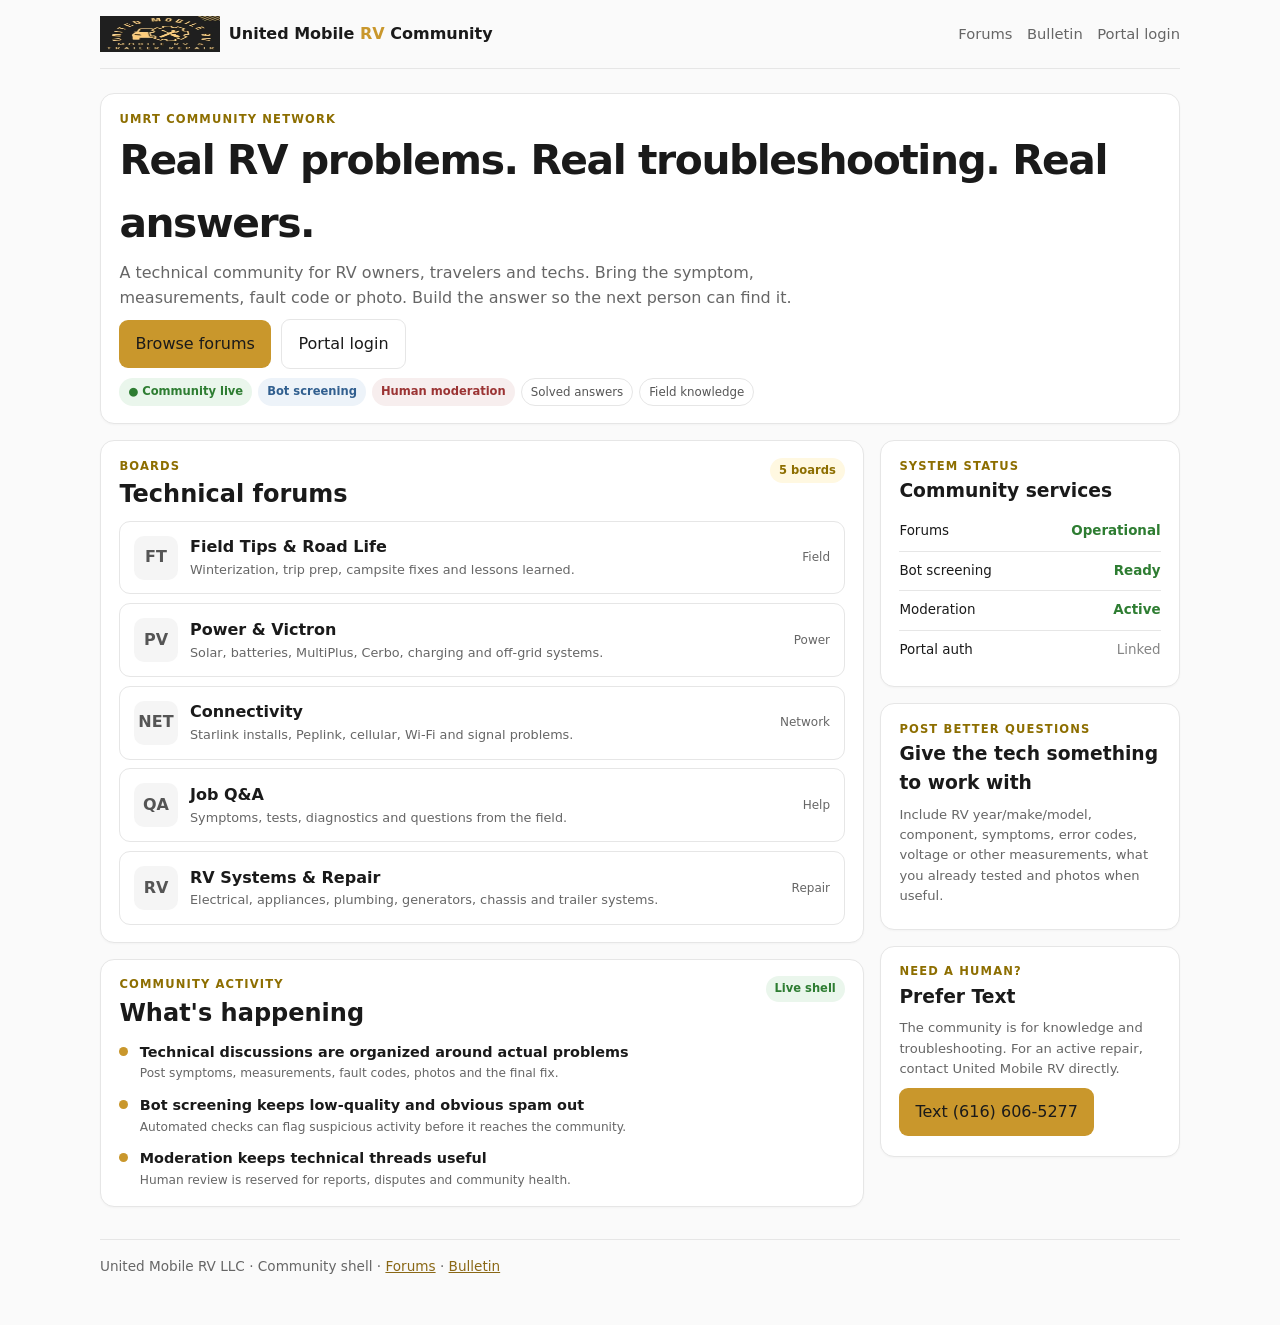
<file: index.html>
<!DOCTYPE html>
<html lang="en">
<head>
  <meta charset="utf-8"><meta name="viewport" content="width=device-width, initial-scale=1">
  <title>UMRT Community · RV Repair, Power & Connectivity Forum</title>
  <link rel="icon" href="/assets/brand/favicon-64.png">
  <meta name="robots" content="noindex,follow">
  <meta name="description" content="United Mobile RV community for real RV repair, diagnostics, power, connectivity and field experience. Moderated community with technical resources.">
  <link rel="stylesheet" href="/assets/styles.css">
</head>
<body>
  <div class="wrap">
    <header>
      <a class="brand" href="/" aria-label="United Mobile RV Community home"><img src="/assets/brand/umrt-logo.webp" width="120" height="36" alt="United Mobile RV" fetchpriority="high" decoding="async"><span>United Mobile <span>RV</span> Community</span></a>
      <nav aria-label="Primary navigation">
        <a href="/forums/">Forums</a>
        <a href="/bulletin/">Bulletin</a>
        <a href="https://portal.unitedmobilerv.com/account/">Portal login</a>
      </nav>
    </header>

    <main>
      <section class="card" style="margin-bottom:1rem">
        <div class="eyebrow">UMRT Community Network</div>
        <h1>Real RV problems. Real troubleshooting. Real answers.</h1>
        <p class="lede">A technical community for RV owners, travelers and techs. Bring the symptom, measurements, fault code or photo. Build the answer so the next person can find it.</p>
        <p>
          <a class="btn" href="/forums/">Browse forums</a>
          <a class="btn btn-ghost" href="https://portal.unitedmobilerv.com/account/">Portal login</a>
        </p>
        <div class="tags" aria-label="Community features">
          <span class="badge live">● Community live</span>
          <span class="badge bot">Bot screening</span>
          <span class="badge mod">Human moderation</span>
          <span class="tag">Solved answers</span>
          <span class="tag">Field knowledge</span>
        </div>
      </section>

      <div class="grid">
        <div class="main-stack">
          <section class="card">
            <div class="card-title"><div><div class="eyebrow">Boards</div><h2>Technical forums</h2></div><span class="badge">5 boards</span></div>
            <div class="forum-list">
              <a class="forum-row" href="/forums/field-tips/"><span class="forum-icon">FT</span><span><strong>Field Tips &amp; Road Life</strong><small>Winterization, trip prep, campsite fixes and lessons learned.</small></span><span class="row-meta">Field</span></a>
              <a class="forum-row" href="/forums/power-victron/"><span class="forum-icon">PV</span><span><strong>Power &amp; Victron</strong><small>Solar, batteries, MultiPlus, Cerbo, charging and off-grid systems.</small></span><span class="row-meta">Power</span></a>
              <a class="forum-row" href="/forums/connectivity/"><span class="forum-icon">NET</span><span><strong>Connectivity</strong><small>Starlink installs, Peplink, cellular, Wi-Fi and signal problems.</small></span><span class="row-meta">Network</span></a>
              <a class="forum-row" href="/forums/job-qa/"><span class="forum-icon">QA</span><span><strong>Job Q&amp;A</strong><small>Symptoms, tests, diagnostics and questions from the field.</small></span><span class="row-meta">Help</span></a>
              <a class="forum-row" href="/forums/power/"><span class="forum-icon">RV</span><span><strong>RV Systems &amp; Repair</strong><small>Electrical, appliances, plumbing, generators, chassis and trailer systems.</small></span><span class="row-meta">Repair</span></a>
            </div>
          </section>

          <section class="card">
            <div class="card-title"><div><div class="eyebrow">Community activity</div><h2>What's happening</h2></div><span class="badge live">Live shell</span></div>
            <div class="activity">
              <div class="activity-item"><span class="dot"></span><div><strong>Technical discussions are organized around actual problems</strong><small>Post symptoms, measurements, fault codes, photos and the final fix.</small></div></div>
              <div class="activity-item"><span class="dot"></span><div><strong>Bot screening keeps low-quality and obvious spam out</strong><small>Automated checks can flag suspicious activity before it reaches the community.</small></div></div>
              <div class="activity-item"><span class="dot"></span><div><strong>Moderation keeps technical threads useful</strong><small>Human review is reserved for reports, disputes and community health.</small></div></div>
            </div>
          </section>
        </div>

        <aside class="side-stack" aria-label="Community status">
          <section class="card">
            <div class="eyebrow">System status</div>
            <h3>Community services</h3>
            <div class="system-row"><span>Forums</span><span class="ok">Operational</span></div>
            <div class="system-row"><span>Bot screening</span><span class="ok">Ready</span></div>
            <div class="system-row"><span>Moderation</span><span class="ok">Active</span></div>
            <div class="system-row"><span>Portal auth</span><span class="muted">Linked</span></div>
          </section>

          <section class="card">
            <div class="eyebrow">Post better questions</div>
            <h3>Give the tech something to work with</h3>
            <p class="note">Include RV year/make/model, component, symptoms, error codes, voltage or other measurements, what you already tested and photos when useful.</p>
          </section>

          <section class="card">
            <div class="eyebrow">Need a human?</div>
            <h3>Prefer Text</h3>
            <p class="note">The community is for knowledge and troubleshooting. For an active repair, contact United Mobile RV directly.</p>
            <a class="btn" href="sms:+16166065277">Text (616) 606-5277</a>
          </section>
        </aside>
      </div>
    </main>

    <footer>United Mobile RV LLC · Community shell · <a href="/forums/">Forums</a> · <a href="/bulletin/">Bulletin</a></footer>
  </div>
</body>
</html>
</file>
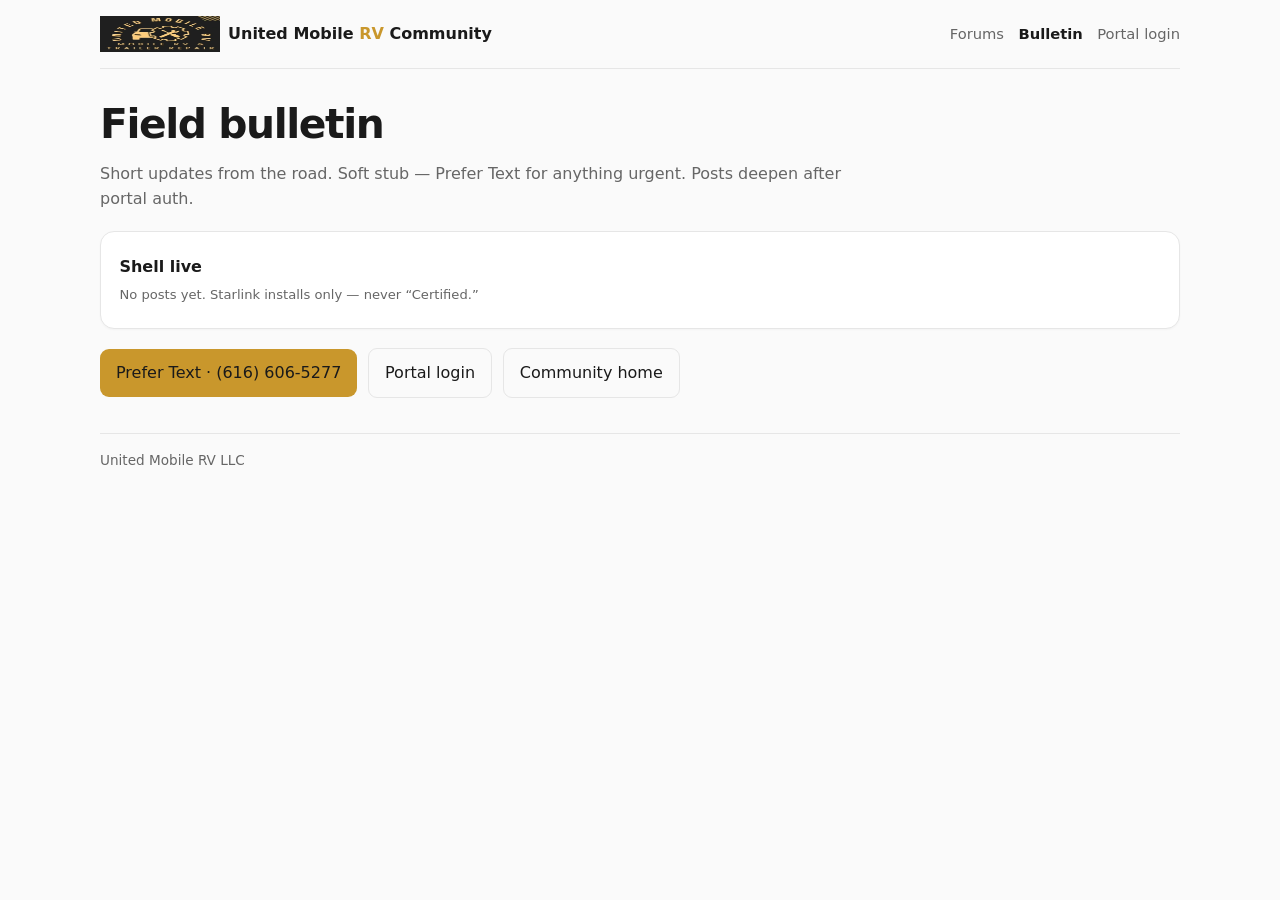
<file: bulletin/index.html>
<!DOCTYPE html>
<html lang="en">
<head>
  <meta charset="utf-8"><meta name="viewport" content="width=device-width, initial-scale=1">
  <title>Bulletin · UMRT Community</title>
  <link rel="icon" href="/assets/brand/favicon-64.png" />
  <meta name="robots" content="noindex,follow">
  <link rel="stylesheet" href="/assets/styles.css">
</head>
<body>
  <div class="wrap">
    <header>
      <a class="brand" href="/" style="display:flex;align-items:center;gap:.5rem"><img src="/assets/brand/umrt-logo.webp" width="120" height="36" alt="United Mobile RV" fetchpriority="high" decoding="async" /><span>United Mobile <span>RV</span> Community</span></a>
      <nav>
        <a href="/forums/">Forums</a>
        <a href="/bulletin/" aria-current="page">Bulletin</a>
        <a href="https://portal.unitedmobilerv.com/account/">Portal login</a>
      </nav>
    </header>
    <main>
      <h1>Field bulletin</h1>
      <p class="lede">Short updates from the road. Soft stub — Prefer Text for anything urgent. Posts deepen after portal auth.</p>
      <div class="card">
        <p><strong>Shell live</strong></p>
        <p class="note">No posts yet. Starlink installs only — never “Certified.”</p>
      </div>
      <p><a class="btn" href="sms:+16166065277">Prefer Text · (616) 606-5277</a>
      <a class="btn btn-ghost" href="https://portal.unitedmobilerv.com/account/">Portal login</a>
      <a class="btn btn-ghost" href="/">Community home</a></p>
    </main>
    <footer>United Mobile RV LLC</footer>
  </div>
</body>
</html>
</file>
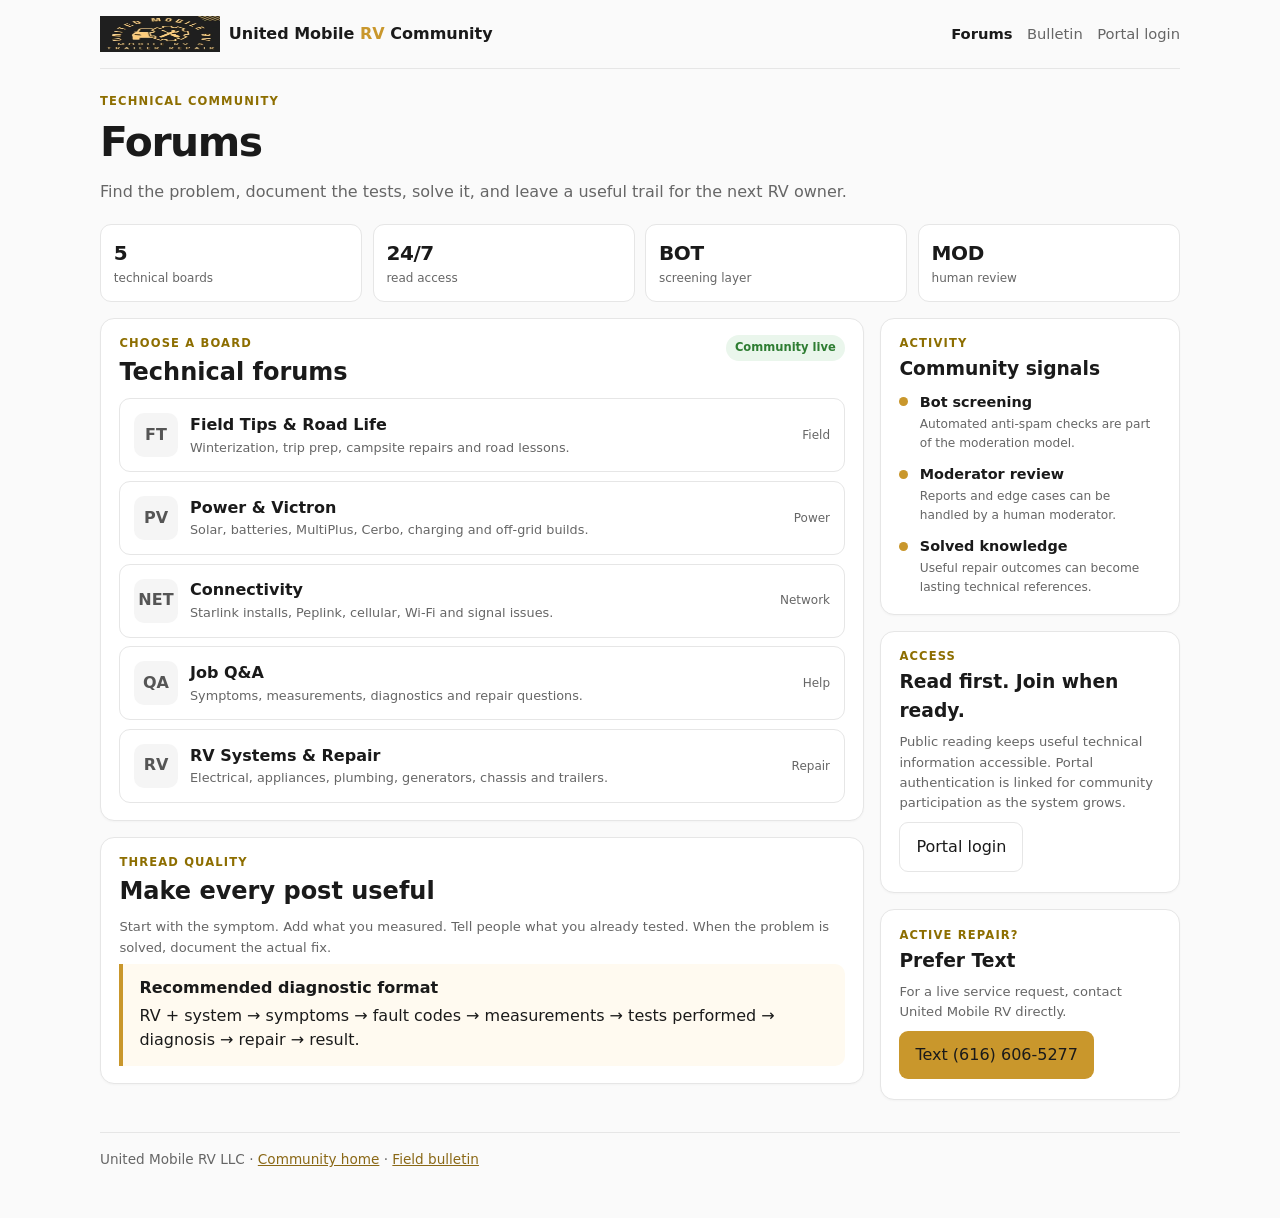
<file: forums/index.html>
<!DOCTYPE html>
<html lang="en">
<head>
  <meta charset="utf-8"><meta name="viewport" content="width=device-width, initial-scale=1">
  <title>Forums · UMRT Community</title>
  <link rel="icon" href="/assets/brand/favicon-64.png">
  <meta name="robots" content="noindex,follow">
  <meta name="description" content="UMRT technical RV forums for diagnostics, power, connectivity, field tips and repair questions.">
  <link rel="stylesheet" href="/assets/styles.css">
</head>
<body>
  <div class="wrap">
    <header>
      <a class="brand" href="/" aria-label="United Mobile RV Community home"><img src="/assets/brand/umrt-logo.webp" width="120" height="36" alt="United Mobile RV" fetchpriority="high" decoding="async"><span>United Mobile <span>RV</span> Community</span></a>
      <nav aria-label="Primary navigation">
        <a href="/forums/" aria-current="page">Forums</a>
        <a href="/bulletin/">Bulletin</a>
        <a href="https://portal.unitedmobilerv.com/account/">Portal login</a>
      </nav>
    </header>

    <main>
      <div class="eyebrow">Technical community</div>
      <h1>Forums</h1>
      <p class="lede">Find the problem, document the tests, solve it, and leave a useful trail for the next RV owner.</p>

      <div class="stats" style="margin-bottom:1rem">
        <div class="stat"><strong>5</strong><span>technical boards</span></div>
        <div class="stat"><strong>24/7</strong><span>read access</span></div>
        <div class="stat"><strong>BOT</strong><span>screening layer</span></div>
        <div class="stat"><strong>MOD</strong><span>human review</span></div>
      </div>

      <div class="grid">
        <section class="main-stack">
          <div class="card">
            <div class="card-title"><div><div class="eyebrow">Choose a board</div><h2>Technical forums</h2></div><span class="badge live">Community live</span></div>
            <div class="forum-list">
              <a class="forum-row" href="/forums/field-tips/"><span class="forum-icon">FT</span><span><strong>Field Tips &amp; Road Life</strong><small>Winterization, trip prep, campsite repairs and road lessons.</small></span><span class="row-meta">Field</span></a>
              <a class="forum-row" href="/forums/power-victron/"><span class="forum-icon">PV</span><span><strong>Power &amp; Victron</strong><small>Solar, batteries, MultiPlus, Cerbo, charging and off-grid builds.</small></span><span class="row-meta">Power</span></a>
              <a class="forum-row" href="/forums/connectivity/"><span class="forum-icon">NET</span><span><strong>Connectivity</strong><small>Starlink installs, Peplink, cellular, Wi-Fi and signal issues.</small></span><span class="row-meta">Network</span></a>
              <a class="forum-row" href="/forums/job-qa/"><span class="forum-icon">QA</span><span><strong>Job Q&amp;A</strong><small>Symptoms, measurements, diagnostics and repair questions.</small></span><span class="row-meta">Help</span></a>
              <a class="forum-row" href="/forums/power/"><span class="forum-icon">RV</span><span><strong>RV Systems &amp; Repair</strong><small>Electrical, appliances, plumbing, generators, chassis and trailers.</small></span><span class="row-meta">Repair</span></a>
            </div>
          </div>

          <div class="card">
            <div class="eyebrow">Thread quality</div>
            <h2>Make every post useful</h2>
            <p class="note">Start with the symptom. Add what you measured. Tell people what you already tested. When the problem is solved, document the actual fix.</p>
            <div class="callout"><strong>Recommended diagnostic format</strong>RV + system → symptoms → fault codes → measurements → tests performed → diagnosis → repair → result.</div>
          </div>
        </section>

        <aside class="side-stack">
          <section class="card">
            <div class="eyebrow">Activity</div>
            <h3>Community signals</h3>
            <div class="activity">
              <div class="activity-item"><span class="dot"></span><div><strong>Bot screening</strong><small>Automated anti-spam checks are part of the moderation model.</small></div></div>
              <div class="activity-item"><span class="dot"></span><div><strong>Moderator review</strong><small>Reports and edge cases can be handled by a human moderator.</small></div></div>
              <div class="activity-item"><span class="dot"></span><div><strong>Solved knowledge</strong><small>Useful repair outcomes can become lasting technical references.</small></div></div>
            </div>
          </section>
          <section class="card">
            <div class="eyebrow">Access</div>
            <h3>Read first. Join when ready.</h3>
            <p class="note">Public reading keeps useful technical information accessible. Portal authentication is linked for community participation as the system grows.</p>
            <a class="btn btn-ghost" href="https://portal.unitedmobilerv.com/account/">Portal login</a>
          </section>
          <section class="card">
            <div class="eyebrow">Active repair?</div>
            <h3>Prefer Text</h3>
            <p class="note">For a live service request, contact United Mobile RV directly.</p>
            <a class="btn" href="sms:+16166065277">Text (616) 606-5277</a>
          </section>
        </aside>
      </div>
    </main>

    <footer>United Mobile RV LLC · <a href="/">Community home</a> · <a href="/bulletin/">Field bulletin</a></footer>
  </div>
</body>
</html>
</file>
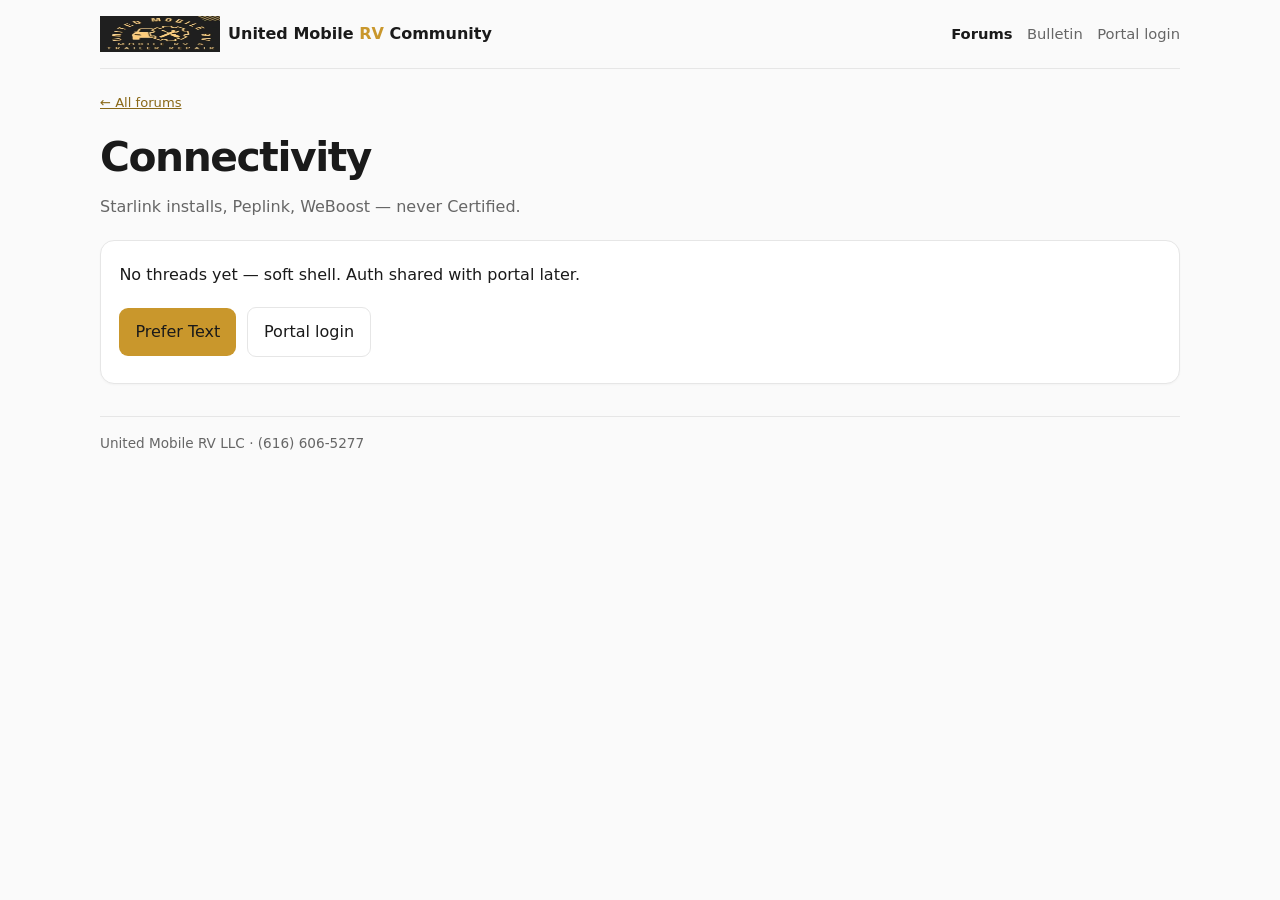
<file: forums/connectivity/index.html>
<!DOCTYPE html>
<html lang="en">
<head>
  <meta charset="utf-8"><meta name="viewport" content="width=device-width, initial-scale=1">
  <title>Connectivity · UMRT Forums</title>
  <link rel="icon" href="/assets/brand/favicon-64.png" />
  <meta name="robots" content="noindex,follow">
  <link rel="stylesheet" href="/assets/styles.css">
</head>
<body>
  <div class="wrap">
    <header>
      <a class="brand" href="/" style="display:flex;align-items:center;gap:.5rem"><img src="/assets/brand/umrt-logo.webp" width="120" height="36" alt="United Mobile RV" fetchpriority="high" decoding="async" /><span>United Mobile <span>RV</span> Community</span></a>
      <nav>
        <a href="/forums/" aria-current="page">Forums</a>
        <a href="/bulletin/">Bulletin</a>
        <a href="https://portal.unitedmobilerv.com/account/">Portal login</a>
      </nav>
    </header>
    <main>
      <p class="note"><a href="/forums/">← All forums</a></p>
      <h1>Connectivity</h1>
      <p class="lede">Starlink installs, Peplink, WeBoost — never Certified.</p>
      <div class="card">
        <p>No threads yet — soft shell. Auth shared with portal later.</p>
        <p style="margin-top:1rem">
          <a class="btn" href="sms:+16166065277">Prefer Text</a>
          <a class="btn btn-ghost" href="https://portal.unitedmobilerv.com/account/">Portal login</a>
        </p>
      </div>
    </main>
    <footer>United Mobile RV LLC · (616) 606-5277</footer>
  </div>
</body>
</html>
</file>
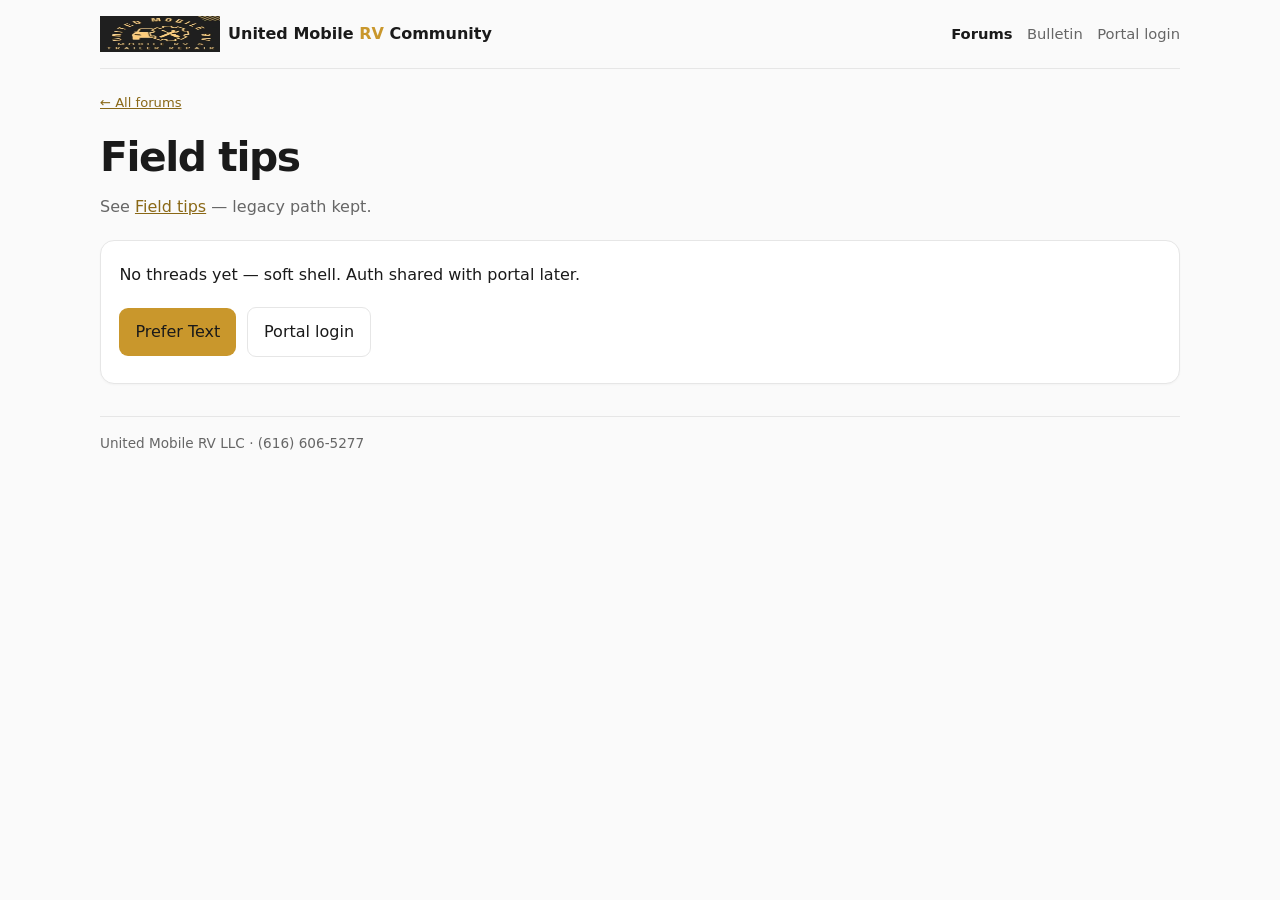
<file: forums/field-notes/index.html>
<!DOCTYPE html>
<html lang="en">
<head>
  <meta charset="utf-8"><meta name="viewport" content="width=device-width, initial-scale=1">
  <title>Field tips · UMRT Forums</title>
  <link rel="icon" href="/assets/brand/favicon-64.png" />
  <meta name="robots" content="noindex,follow">
  <link rel="stylesheet" href="/assets/styles.css">
</head>
<body>
  <div class="wrap">
    <header>
      <a class="brand" href="/" style="display:flex;align-items:center;gap:.5rem"><img src="/assets/brand/umrt-logo.webp" width="120" height="36" alt="United Mobile RV" fetchpriority="high" decoding="async" /><span>United Mobile <span>RV</span> Community</span></a>
      <nav>
        <a href="/forums/" aria-current="page">Forums</a>
        <a href="/bulletin/">Bulletin</a>
        <a href="https://portal.unitedmobilerv.com/account/">Portal login</a>
      </nav>
    </header>
    <main>
      <p class="note"><a href="/forums/">← All forums</a></p>
      <h1>Field tips</h1>
      <p class="lede">See <a href="/forums/field-tips/">Field tips</a> — legacy path kept.</p>
      <div class="card">
        <p>No threads yet — soft shell. Auth shared with portal later.</p>
        <p style="margin-top:1rem">
          <a class="btn" href="sms:+16166065277">Prefer Text</a>
          <a class="btn btn-ghost" href="https://portal.unitedmobilerv.com/account/">Portal login</a>
        </p>
      </div>
    </main>
    <footer>United Mobile RV LLC · (616) 606-5277</footer>
  </div>
</body>
</html>
</file>
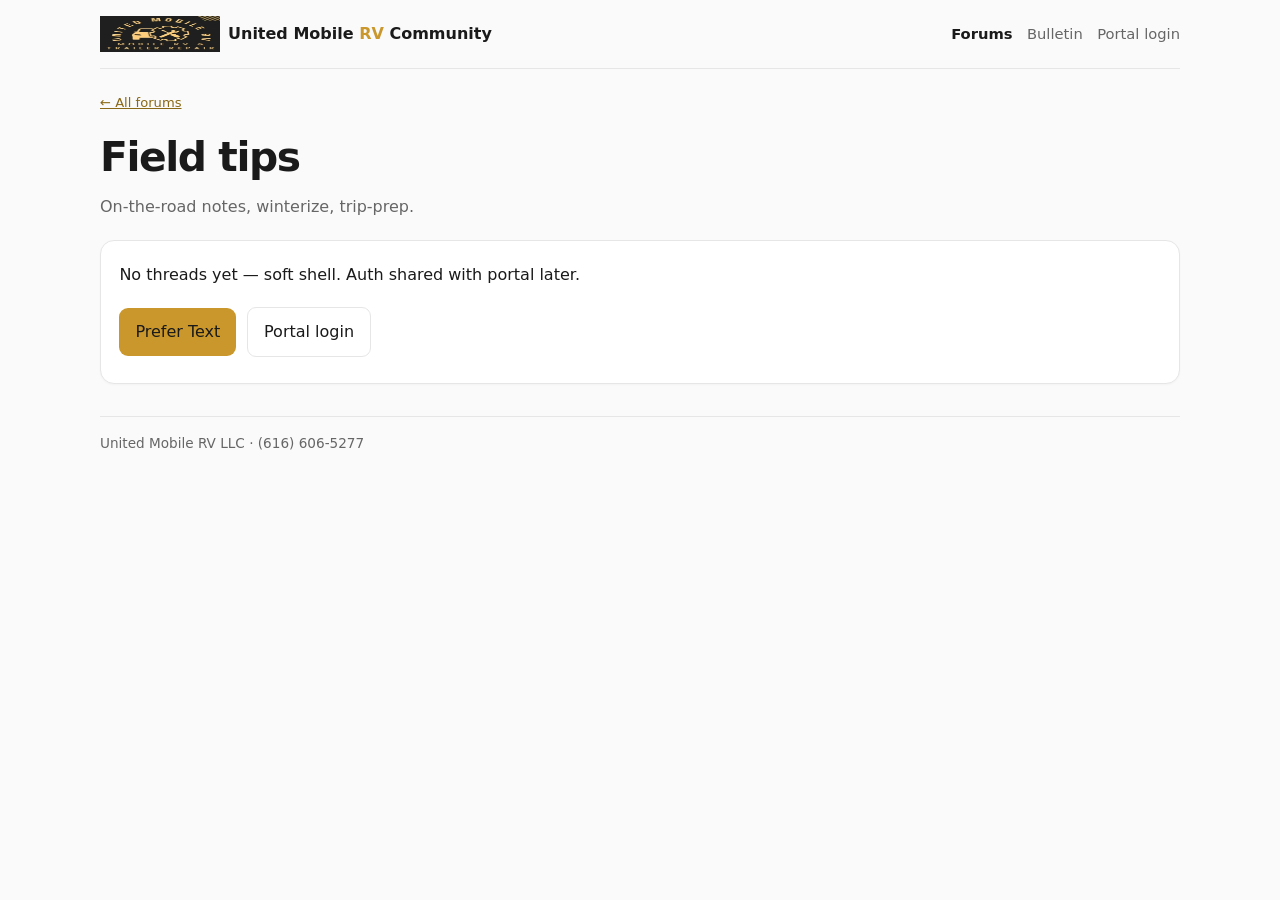
<file: forums/field-tips/index.html>
<!DOCTYPE html>
<html lang="en">
<head>
  <meta charset="utf-8"><meta name="viewport" content="width=device-width, initial-scale=1">
  <title>Field tips · UMRT Forums</title>
  <link rel="icon" href="/assets/brand/favicon-64.png" />
  <meta name="robots" content="noindex,follow">
  <link rel="stylesheet" href="/assets/styles.css">
</head>
<body>
  <div class="wrap">
    <header>
      <a class="brand" href="/" style="display:flex;align-items:center;gap:.5rem"><img src="/assets/brand/umrt-logo.webp" width="120" height="36" alt="United Mobile RV" fetchpriority="high" decoding="async" /><span>United Mobile <span>RV</span> Community</span></a>
      <nav>
        <a href="/forums/" aria-current="page">Forums</a>
        <a href="/bulletin/">Bulletin</a>
        <a href="https://portal.unitedmobilerv.com/account/">Portal login</a>
      </nav>
    </header>
    <main>
      <p class="note"><a href="/forums/">← All forums</a></p>
      <h1>Field tips</h1>
      <p class="lede">On-the-road notes, winterize, trip-prep.</p>
      <div class="card">
        <p>No threads yet — soft shell. Auth shared with portal later.</p>
        <p style="margin-top:1rem">
          <a class="btn" href="sms:+16166065277">Prefer Text</a>
          <a class="btn btn-ghost" href="https://portal.unitedmobilerv.com/account/">Portal login</a>
        </p>
      </div>
    </main>
    <footer>United Mobile RV LLC · (616) 606-5277</footer>
  </div>
</body>
</html>
</file>
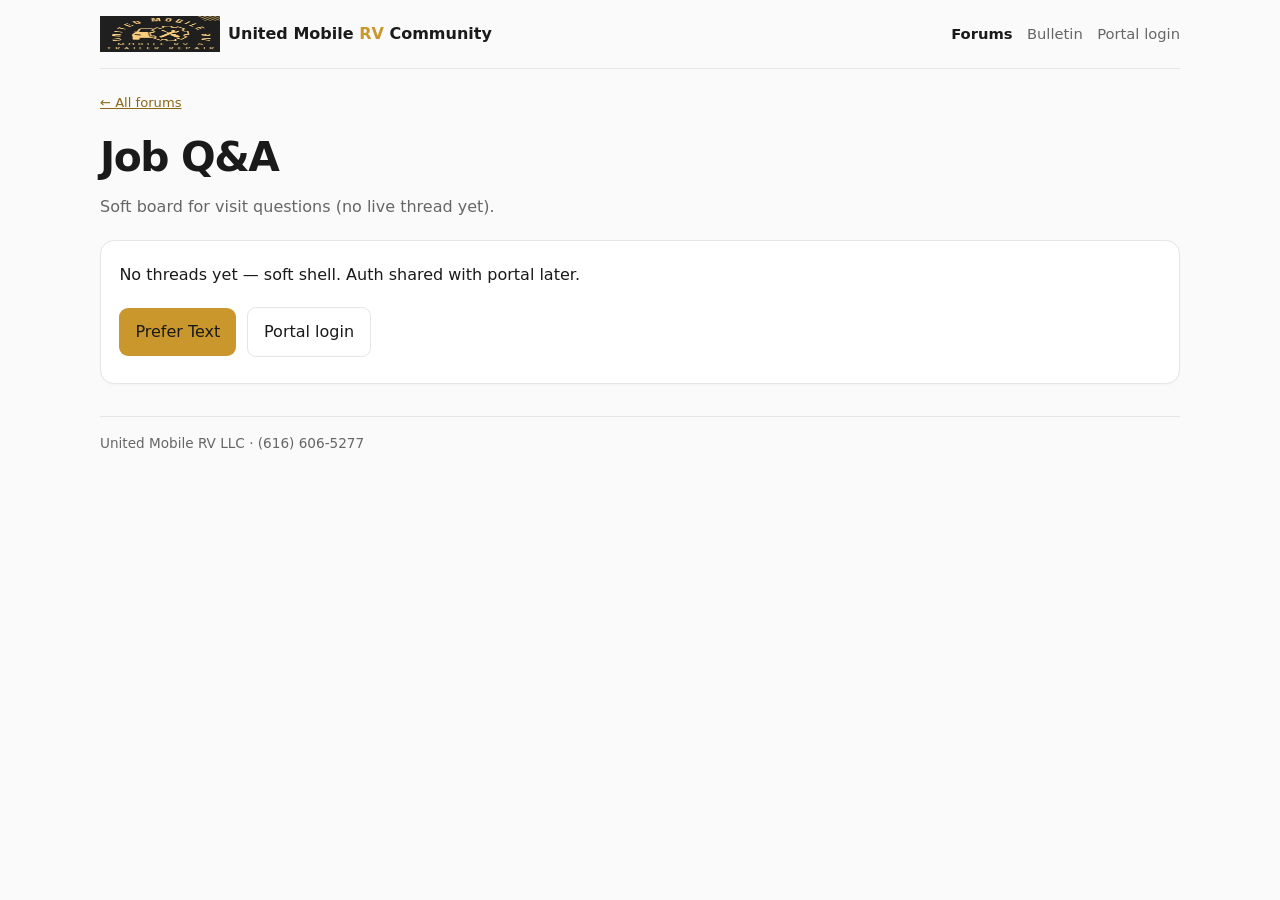
<file: forums/job-qa/index.html>
<!DOCTYPE html>
<html lang="en">
<head>
  <meta charset="utf-8"><meta name="viewport" content="width=device-width, initial-scale=1">
  <title>Job Q&amp;A · UMRT Forums</title>
  <link rel="icon" href="/assets/brand/favicon-64.png" />
  <meta name="robots" content="noindex,follow">
  <link rel="stylesheet" href="/assets/styles.css">
</head>
<body>
  <div class="wrap">
    <header>
      <a class="brand" href="/" style="display:flex;align-items:center;gap:.5rem"><img src="/assets/brand/umrt-logo.webp" width="120" height="36" alt="United Mobile RV" fetchpriority="high" decoding="async" /><span>United Mobile <span>RV</span> Community</span></a>
      <nav>
        <a href="/forums/" aria-current="page">Forums</a>
        <a href="/bulletin/">Bulletin</a>
        <a href="https://portal.unitedmobilerv.com/account/">Portal login</a>
      </nav>
    </header>
    <main>
      <p class="note"><a href="/forums/">← All forums</a></p>
      <h1>Job Q&amp;A</h1>
      <p class="lede">Soft board for visit questions (no live thread yet).</p>
      <div class="card">
        <p>No threads yet — soft shell. Auth shared with portal later.</p>
        <p style="margin-top:1rem">
          <a class="btn" href="sms:+16166065277">Prefer Text</a>
          <a class="btn btn-ghost" href="https://portal.unitedmobilerv.com/account/">Portal login</a>
        </p>
      </div>
    </main>
    <footer>United Mobile RV LLC · (616) 606-5277</footer>
  </div>
</body>
</html>
</file>
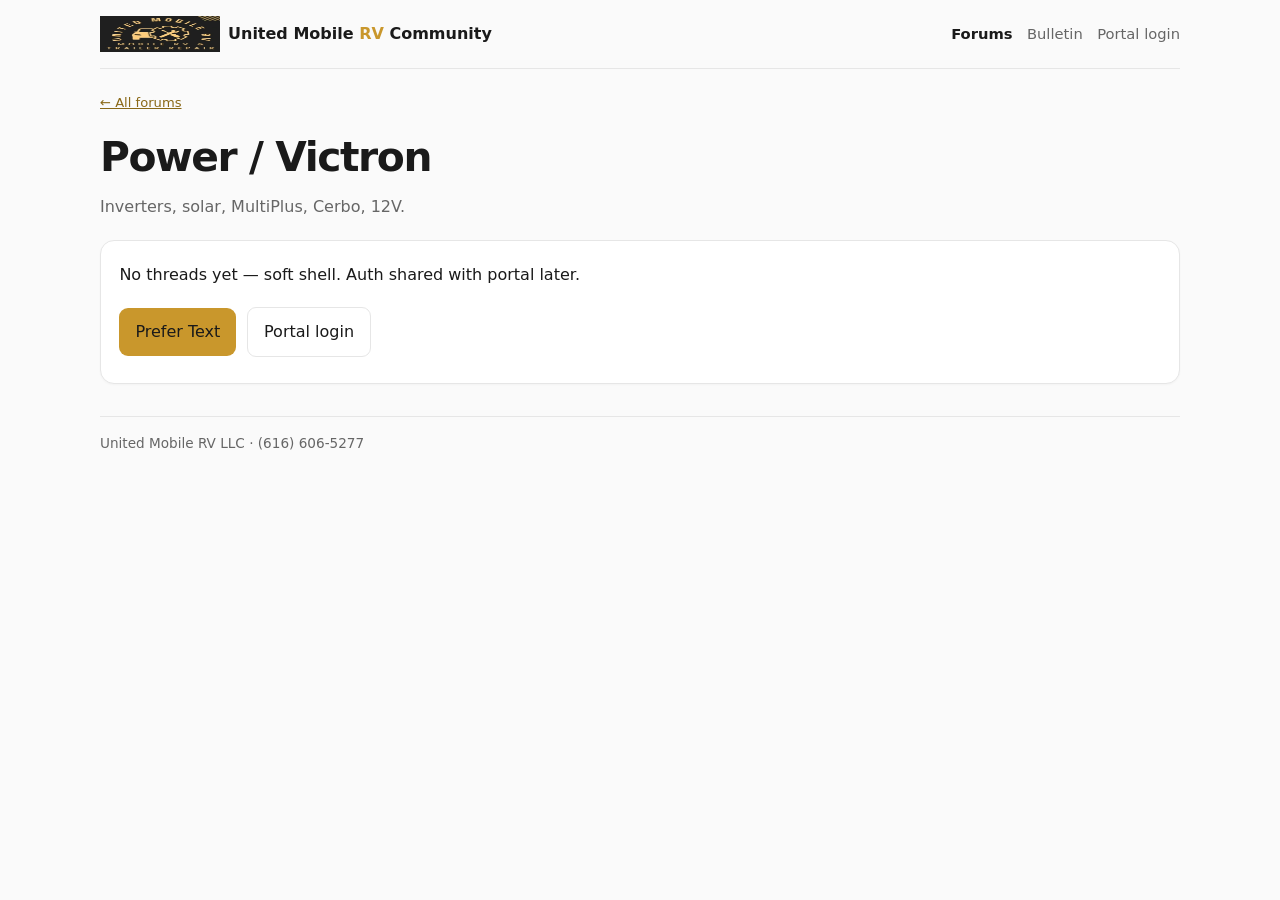
<file: forums/power-victron/index.html>
<!DOCTYPE html>
<html lang="en">
<head>
  <meta charset="utf-8"><meta name="viewport" content="width=device-width, initial-scale=1">
  <title>Power / Victron · UMRT Forums</title>
  <link rel="icon" href="/assets/brand/favicon-64.png" />
  <meta name="robots" content="noindex,follow">
  <link rel="stylesheet" href="/assets/styles.css">
</head>
<body>
  <div class="wrap">
    <header>
      <a class="brand" href="/" style="display:flex;align-items:center;gap:.5rem"><img src="/assets/brand/umrt-logo.webp" width="120" height="36" alt="United Mobile RV" fetchpriority="high" decoding="async" /><span>United Mobile <span>RV</span> Community</span></a>
      <nav>
        <a href="/forums/" aria-current="page">Forums</a>
        <a href="/bulletin/">Bulletin</a>
        <a href="https://portal.unitedmobilerv.com/account/">Portal login</a>
      </nav>
    </header>
    <main>
      <p class="note"><a href="/forums/">← All forums</a></p>
      <h1>Power / Victron</h1>
      <p class="lede">Inverters, solar, MultiPlus, Cerbo, 12V.</p>
      <div class="card">
        <p>No threads yet — soft shell. Auth shared with portal later.</p>
        <p style="margin-top:1rem">
          <a class="btn" href="sms:+16166065277">Prefer Text</a>
          <a class="btn btn-ghost" href="https://portal.unitedmobilerv.com/account/">Portal login</a>
        </p>
      </div>
    </main>
    <footer>United Mobile RV LLC · (616) 606-5277</footer>
  </div>
</body>
</html>
</file>
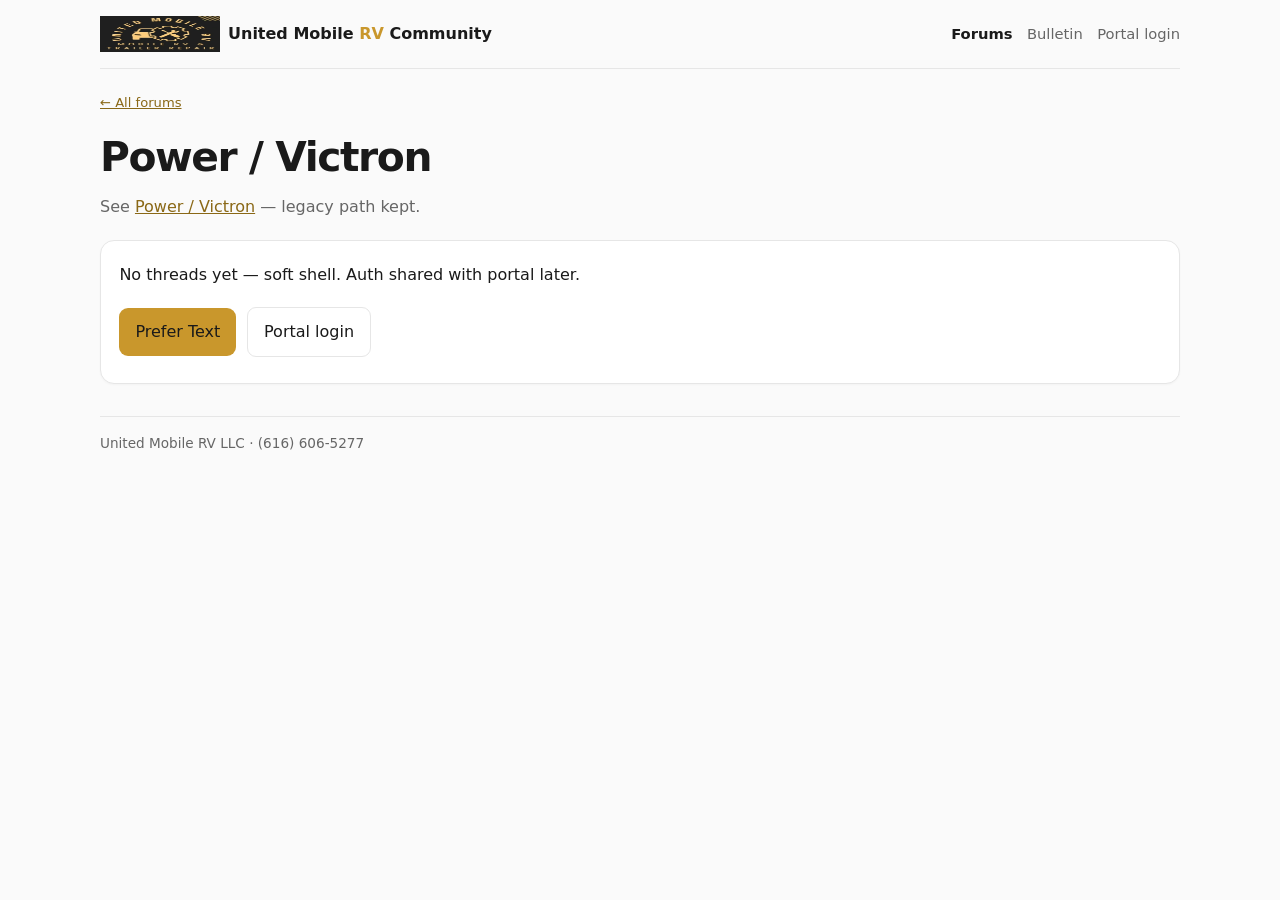
<file: forums/power/index.html>
<!DOCTYPE html>
<html lang="en">
<head>
  <meta charset="utf-8"><meta name="viewport" content="width=device-width, initial-scale=1">
  <title>Power / Victron · UMRT Forums</title>
  <link rel="icon" href="/assets/brand/favicon-64.png" />
  <meta name="robots" content="noindex,follow">
  <link rel="stylesheet" href="/assets/styles.css">
</head>
<body>
  <div class="wrap">
    <header>
      <a class="brand" href="/" style="display:flex;align-items:center;gap:.5rem"><img src="/assets/brand/umrt-logo.webp" width="120" height="36" alt="United Mobile RV" fetchpriority="high" decoding="async" /><span>United Mobile <span>RV</span> Community</span></a>
      <nav>
        <a href="/forums/" aria-current="page">Forums</a>
        <a href="/bulletin/">Bulletin</a>
        <a href="https://portal.unitedmobilerv.com/account/">Portal login</a>
      </nav>
    </header>
    <main>
      <p class="note"><a href="/forums/">← All forums</a></p>
      <h1>Power / Victron</h1>
      <p class="lede">See <a href="/forums/power-victron/">Power / Victron</a> — legacy path kept.</p>
      <div class="card">
        <p>No threads yet — soft shell. Auth shared with portal later.</p>
        <p style="margin-top:1rem">
          <a class="btn" href="sms:+16166065277">Prefer Text</a>
          <a class="btn btn-ghost" href="https://portal.unitedmobilerv.com/account/">Portal login</a>
        </p>
      </div>
    </main>
    <footer>United Mobile RV LLC · (616) 606-5277</footer>
  </div>
</body>
</html>
</file>
<file: assets/styles.css>
:root{--black:#1A1A1A;--gold:#C9972C;--white:#fff;--light:#F5F5F5;--panel:#fff;--line:#e6e6e6;--gray:#666;--muted:#858585;--green:#2e7d32;--blue:#315f8f;--red:#9b3434;--font:system-ui,-apple-system,Segoe UI,Roboto,sans-serif}
*{box-sizing:border-box}html{scroll-behavior:smooth}body{margin:0;font-family:var(--font);color:var(--black);background:#fafafa;line-height:1.55}a{color:#8a6816}a:hover{color:#5f480e}.wrap{max-width:1120px;margin:0 auto;padding:0 1.25rem 3rem}
header{display:flex;justify-content:space-between;align-items:center;gap:1rem;flex-wrap:wrap;border-bottom:1px solid var(--line);padding:1rem 0;margin-bottom:1.5rem;background:#fafafa}.brand{font-weight:750;text-decoration:none;color:var(--black);display:flex;align-items:center;gap:.55rem}.brand span span{color:var(--gold)}nav{display:flex;gap:.9rem;flex-wrap:wrap}nav a{margin:0;text-decoration:none;color:var(--gray);font-size:.92rem}nav a[aria-current="page"]{color:var(--black);font-weight:700}
h1{font-size:clamp(1.8rem,4vw,2.55rem);margin:0 0 .35rem;letter-spacing:-.035em}.lede{color:var(--gray);margin:0 0 1.25rem;max-width:760px}.eyebrow{color:#8d6e00;text-transform:uppercase;letter-spacing:.1em;font-size:.72rem;font-weight:800}.badge{display:inline-flex;align-items:center;gap:.35rem;font-size:.72rem;font-weight:750;padding:.25rem .55rem;border-radius:999px;background:#fff8e1;color:#8d6e00}.badge.live{background:#eaf6ec;color:var(--green)}.badge.bot{background:#edf3f9;color:var(--blue)}.badge.mod{background:#f7eeee;color:var(--red)}
.grid{display:grid;grid-template-columns:minmax(0,1fr) 300px;gap:1rem;align-items:start}.main-stack{display:grid;gap:1rem}.side-stack{display:grid;gap:1rem}.card{background:var(--panel);border:1px solid var(--line);border-radius:14px;padding:1.05rem 1.15rem;margin:0;box-shadow:0 1px 2px rgba(0,0,0,.03)}.card h2,.card h3{margin:.05rem 0 .45rem}.card p{margin:.35rem 0}.card-title{display:flex;justify-content:space-between;gap:1rem;align-items:flex-start}.note,.fine{font-size:.82rem;color:var(--gray)}
.btn{display:inline-flex;align-items:center;justify-content:center;border:0;cursor:pointer;padding:.72rem 1rem;border-radius:9px;font-weight:700;font:inherit;background:var(--gold);color:var(--black);text-decoration:none;margin:.2rem .35rem .2rem 0}.btn:hover{color:var(--black);filter:brightness(.96)}.btn-ghost{background:transparent;border:1px solid var(--line);color:var(--black)}.btn-ghost:hover{background:var(--light);color:var(--black)}
.stats{display:grid;grid-template-columns:repeat(4,1fr);gap:.65rem}.stat{padding:.8rem;border:1px solid var(--line);border-radius:11px;background:#fff}.stat strong{display:block;font-size:1.25rem;letter-spacing:-.02em}.stat span{display:block;color:var(--gray);font-size:.75rem}
.forum-list{display:grid;gap:.55rem}.forum-row{display:grid;grid-template-columns:44px minmax(0,1fr) auto;gap:.75rem;align-items:center;padding:.85rem;border:1px solid var(--line);border-radius:11px;text-decoration:none;color:var(--black);background:#fff}.forum-row:hover{border-color:#d7c28d;background:#fffdf7;color:var(--black)}.forum-icon{width:44px;height:44px;border-radius:10px;display:grid;place-items:center;background:var(--light);font-weight:800;color:#555}.forum-row strong{display:block}.forum-row small{display:block;color:var(--gray);font-size:.8rem}.row-meta{text-align:right;color:var(--gray);font-size:.75rem;white-space:nowrap}
.activity{display:grid;gap:.6rem}.activity-item{display:grid;grid-template-columns:10px minmax(0,1fr);gap:.65rem;align-items:start}.dot{width:9px;height:9px;border-radius:50%;background:var(--gold);margin-top:.45rem}.activity-item strong{font-size:.9rem}.activity-item small{display:block;color:var(--gray);font-size:.76rem}.system-row{display:flex;justify-content:space-between;gap:.75rem;padding:.55rem 0;border-bottom:1px solid var(--line);font-size:.84rem}.system-row:last-child{border-bottom:0}.ok{color:var(--green);font-weight:700}.muted{color:var(--muted)}
.tags{display:flex;flex-wrap:wrap;gap:.4rem}.tag{border:1px solid var(--line);border-radius:999px;padding:.25rem .55rem;font-size:.74rem;color:#555;background:#fff}.callout{border-left:4px solid var(--gold);background:#fffaf0;padding:.8rem 1rem;border-radius:0 10px 10px 0}.callout strong{display:block;margin-bottom:.15rem}
footer{margin-top:2rem;padding-top:1rem;border-top:1px solid var(--line);font-size:.85rem;color:var(--gray)}
/* legacy class aliases */.top{background:var(--black);color:var(--white);padding:1rem 1.25rem;display:flex;justify-content:space-between;align-items:center;gap:1rem;flex-wrap:wrap}.top a{color:var(--white);text-decoration:none}.top a:hover{color:var(--gold)}ul.clean{padding-left:1.1rem;list-style:none}
@media(max-width:820px){.grid{grid-template-columns:1fr}.stats{grid-template-columns:repeat(2,1fr)}.row-meta{display:none}}@media(max-width:520px){.wrap{padding-left:.85rem;padding-right:.85rem}.stats{grid-template-columns:1fr 1fr}.forum-row{grid-template-columns:38px minmax(0,1fr)}.forum-icon{width:38px;height:38px}nav{width:100%;justify-content:flex-start}}
</file>
